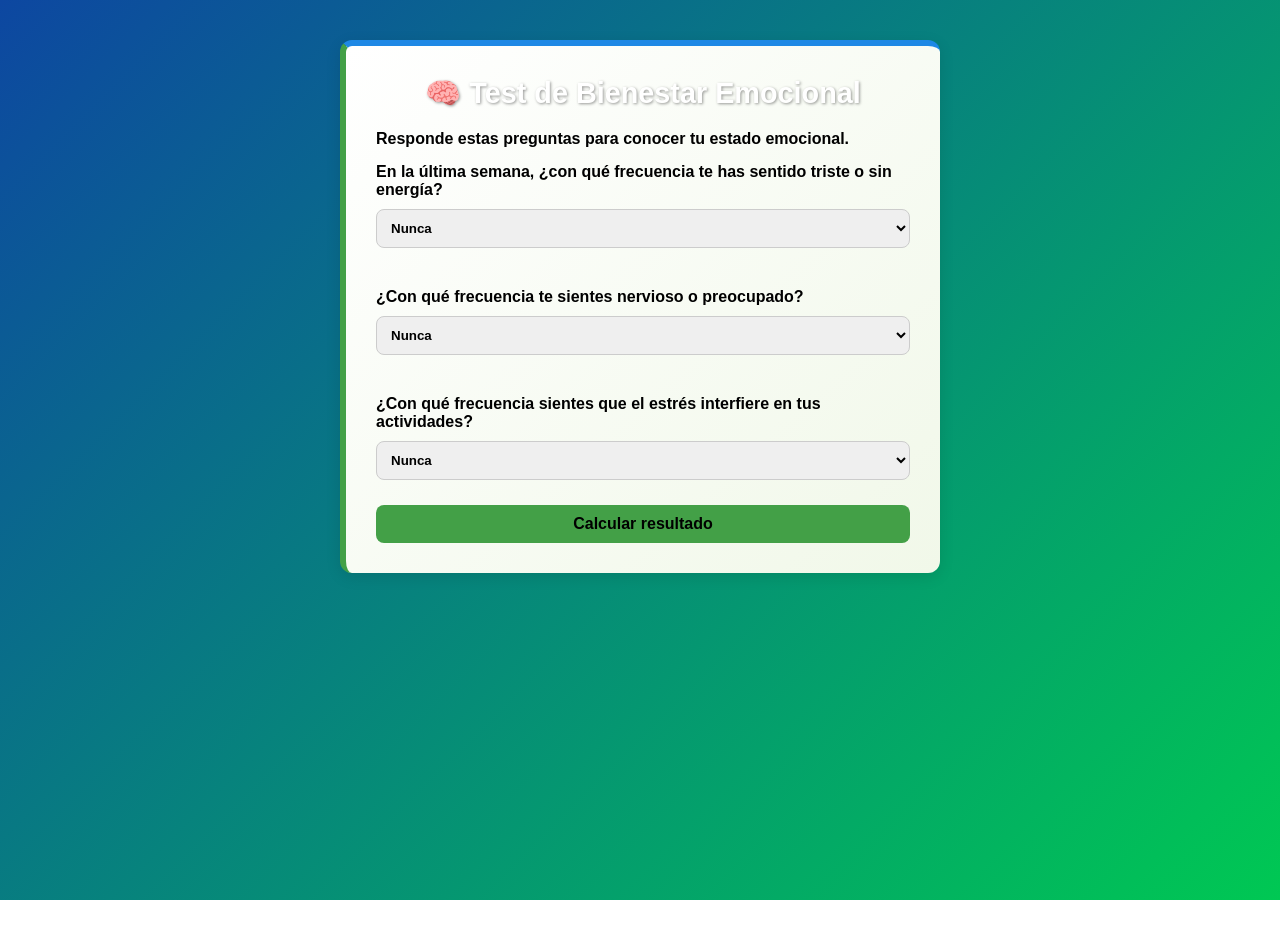
<file: index.html>
<!DOCTYPE html>
<html lang="es">

<head>
    <meta charset="UTF-8">
    <meta name="viewport" content="width=device-width, initial-scale=1.0">
    <title>Test Emocional - Bienestar Emocional</title>
    <link rel="stylesheet" href="css/estilos.css">
    <link rel="icon" type="image/png" href="imagenes/motivacion diaria.png">
</head>

<body>
    <!-- TEST EMOCIONAL -->
    <div id="pantalla-test">
        <section class="test-contenedor">
            <h2>🧠 Test de Bienestar Emocional</h2>
            <b>Responde estas preguntas para conocer tu estado emocional.</b>

            <form id="form-test">
                <label>En la última semana, ¿con qué frecuencia te has sentido triste o sin energía?</label>
                <select name="depresion" required>
                    <option value="0">Nunca</option>
                    <option value="1">Algunas veces</option>
                    <option value="2">Frecuentemente</option>
                    <option value="3">Casi siempre</option>
                </select>

                <label>¿Con qué frecuencia te sientes nervioso o preocupado?</label>
                <select name="ansiedad" required>
                    <option value="0">Nunca</option>
                    <option value="1">Algunas veces</option>
                    <option value="2">Frecuentemente</option>
                    <option value="3">Casi siempre</option>
                </select>

                <label>¿Con qué frecuencia sientes que el estrés interfiere en tus actividades?</label>
                <select name="estres" required>
                    <option value="0">Nunca</option>
                    <option value="1">Algunas veces</option>
                    <option value="2">Frecuentemente</option>
                    <option value="3">Casi siempre</option>
                </select>

                <button type="submit">Calcular resultado</button>
            </form>

            <div id="resultado-test" style="display:none; margin-top:20px;">
                <h3>📊 Tus Resultados</h3>
                <p id="res-depresion"></p>
                <p id="res-ansiedad"></p>
                <p id="res-estres"></p>
                <button id="btn-continuar">Continuar a la página</button>
            </div>
        </section>
    </div>

    <script>
        document.getElementById("form-test").addEventListener("submit", function (e) {
            e.preventDefault();

            const dep = parseInt(this.depresion.value);
            const ans = parseInt(this.ansiedad.value);
            const est = parseInt(this.estres.value);

            const depPct = Math.round((dep / 3) * 100);
            const ansPct = Math.round((ans / 3) * 100);
            const estPct = Math.round((est / 3) * 100);

            document.getElementById("resultado-test").style.display = "block";
            document.getElementById("res-depresion").innerText = "Depresión: " + depPct + "%";
            document.getElementById("res-ansiedad").innerText = "Ansiedad: " + ansPct + "%";
            document.getElementById("res-estres").innerText = "Estrés: " + estPct + "%";

            this.style.display = "none";
        });

        document.getElementById("btn-continuar").addEventListener("click", function () {
            window.location.href = "cascada.html";
        });
    </script>
</body>

</html>
</file>
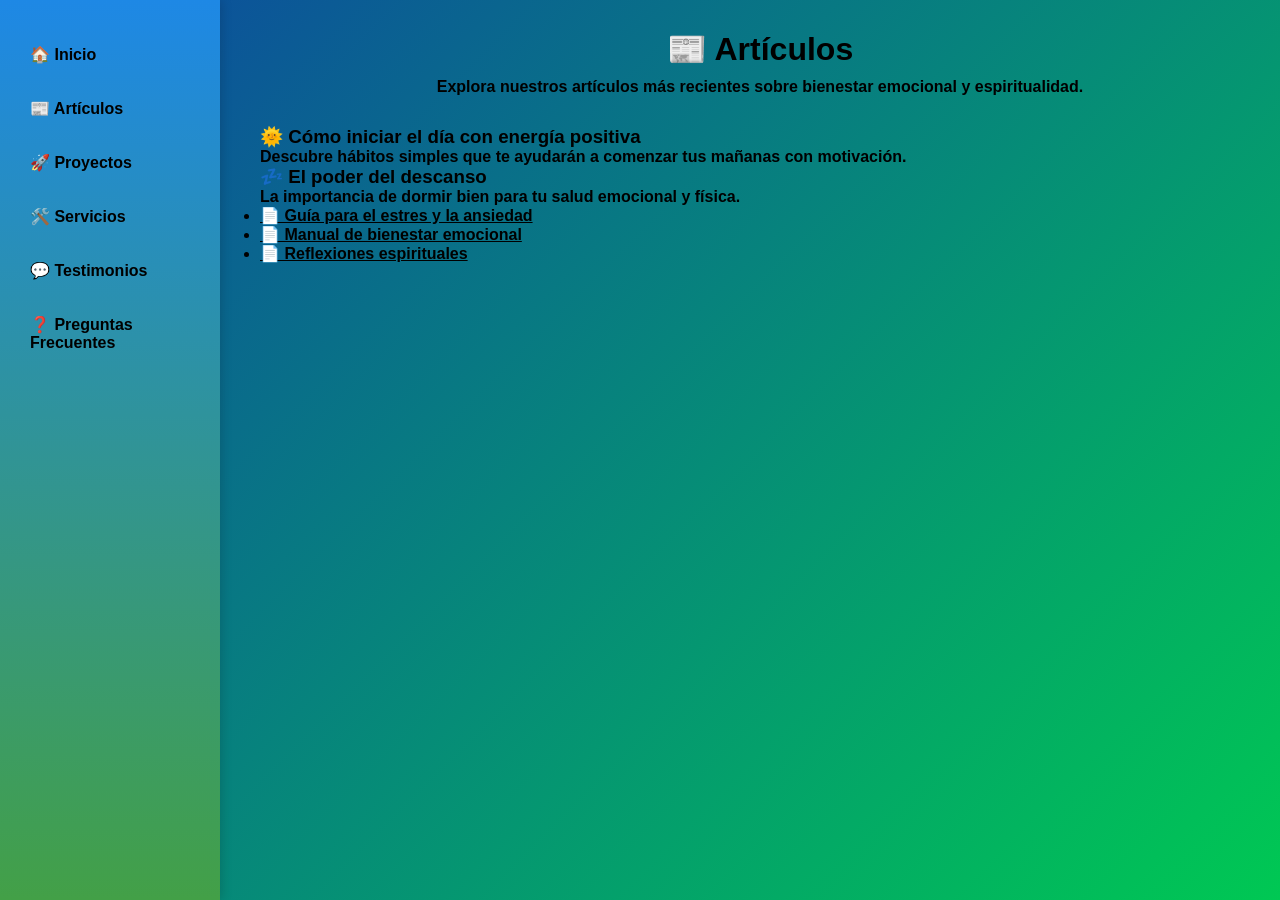
<file: articulos/index.html>
<!DOCTYPE html>
<html lang="es">

<head>
  <meta charset="UTF-8">
  <title>Artículos - Bienestar Emocional</title>
  <!-- ✅ Enlace correcto al CSS (sube un nivel) -->
  <link rel="stylesheet" href="../css/estilos.css">
</head>

<body>
  <div class="layout">
    <!-- Sidebar -->
    <aside class="sidebar">
      <nav>
        <ul>
          <li><a href="../cascada.html">🏠 Inicio</a></li>
          <li><a href="../articulos/index.html">📰 Artículos</a></li>
          <li><a href="../proyectos/index.html">🚀 Proyectos</a></li>
          <li><a href="../servicios/index.html">🛠️ Servicios</a></li>
          <li><a href="../testimonios/index.html">💬 Testimonios</a></li>
          <li><a href="../faq/index.html">❓ Preguntas Frecuentes</a></li>
        </ul>
      </nav>
    </aside>

    <!-- Contenido -->
    <main>
      <header>
        <h1>📰 Artículos</h1>
        <p>Explora nuestros artículos más recientes sobre bienestar emocional y espiritualidad.</p>
      </header>

      <article>
        <h3>🌞 Cómo iniciar el día con energía positiva</h3>
        <p>Descubre hábitos simples que te ayudarán a comenzar tus mañanas con motivación.</p>
      </article>

      <article>
        <h3>💤 El poder del descanso</h3>
        <p>La importancia de dormir bien para tu salud emocional y física.</p>
      </article>

      <ul>
        <li><a href="documentos/Estres y ansiedad.pdf" download>📄 Guía para el estres y la ansiedad </a></li>
        <li><a href="documentos/manual-bienestar.pdf" download>📄 Manual de bienestar emocional</a></li>
        <li><a href="documentos/reflexiones.pdf" download>📄 Reflexiones espirituales</a></li>
      </ul>
    </main>
  </div>
</body>

</html>
</file>
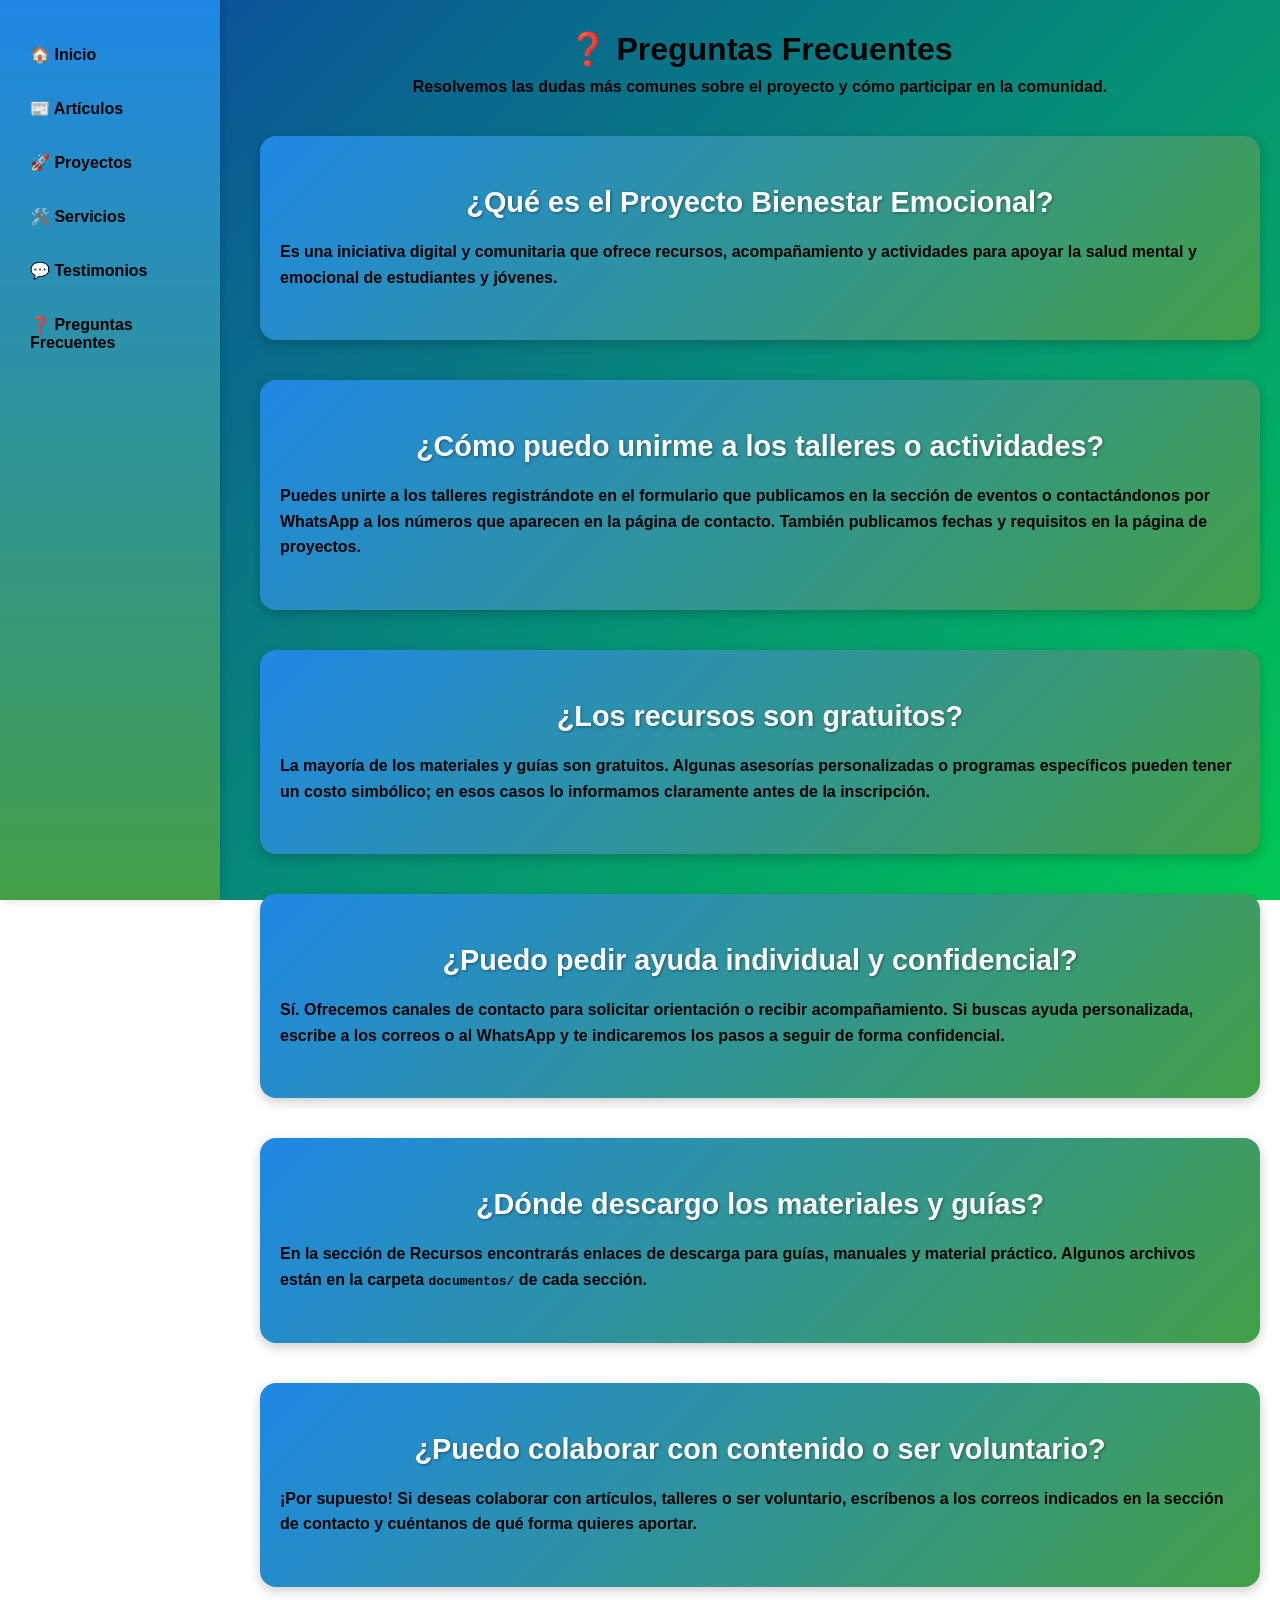
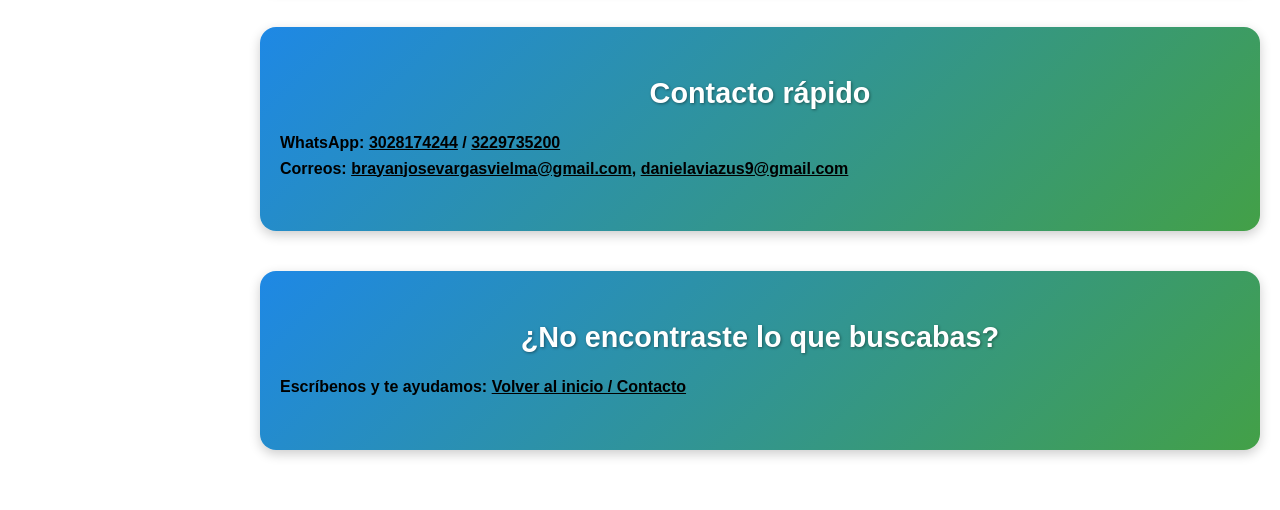
<file: faq/index.html>
<!DOCTYPE html>
<html lang="es">

<head>
    <meta charset="UTF-8">
    <title>Preguntas Frecuentes - Bienestar Emocional</title>
    <meta name="viewport" content="width=device-width,initial-scale=1">
    <link rel="stylesheet" href="../css/estilos.css">
</head>

<body>
    <div class="layout">
        <!-- SIDEBAR -->
        <aside class="sidebar">
            <nav>
                <ul>
                    <li><a href="../cascada.html">🏠 Inicio</a></li>
                    <li><a href="../articulos/index.html">📰 Artículos</a></li>
                    <li><a href="../proyectos/index.html">🚀 Proyectos</a></li>
                    <li><a href="../servicios/index.html">🛠️ Servicios</a></li>
                    <li><a href="../testimonios/index.html">💬 Testimonios</a></li>
                    <li><a href="../faq/index.html">❓ Preguntas Frecuentes</a></li>
                </ul>
            </nav>
        </aside>

        <!-- CONTENIDO -->
        <main>
            <header>
                <h1>❓ Preguntas Frecuentes</h1>
                <p>Resolvemos las dudas más comunes sobre el proyecto y cómo participar en la comunidad.</p>
            </header>

            <section>
                <h2 id="q1">¿Qué es el Proyecto Bienestar Emocional?</h2>
                <p>Es una iniciativa digital y comunitaria que ofrece recursos, acompañamiento y actividades para apoyar
                    la salud mental y emocional de estudiantes y jóvenes.</p>
            </section>

            <section>
                <h2 id="q2">¿Cómo puedo unirme a los talleres o actividades?</h2>
                <p>Puedes unirte a los talleres registrándote en el formulario que publicamos en la sección de eventos o
                    contactándonos por WhatsApp a los números que aparecen en la página de contacto. También publicamos
                    fechas y requisitos en la página de proyectos.</p>
            </section>

            <section>
                <h2 id="q3">¿Los recursos son gratuitos?</h2>
                <p>La mayoría de los materiales y guías son gratuitos. Algunas asesorías personalizadas o programas
                    específicos pueden tener un costo simbólico; en esos casos lo informamos claramente antes de la
                    inscripción.</p>
            </section>

            <section>
                <h2 id="q4">¿Puedo pedir ayuda individual y confidencial?</h2>
                <p>Sí. Ofrecemos canales de contacto para solicitar orientación o recibir acompañamiento. Si buscas
                    ayuda personalizada, escribe a los correos o al WhatsApp y te indicaremos los pasos a seguir de
                    forma confidencial.</p>
            </section>

            <section>
                <h2 id="q5">¿Dónde descargo los materiales y guías?</h2>
                <p>En la sección de Recursos encontrarás enlaces de descarga para guías, manuales y material práctico.
                    Algunos archivos están en la carpeta <code>documentos/</code> de cada sección.</p>
            </section>

            <section>
                <h2 id="q6">¿Puedo colaborar con contenido o ser voluntario?</h2>
                <p>¡Por supuesto! Si deseas colaborar con artículos, talleres o ser voluntario, escríbenos a los correos
                    indicados en la sección de contacto y cuéntanos de qué forma quieres aportar.</p>
            </section>

            <section>
                <h2 id="q7">Contacto rápido</h2>
                <p>WhatsApp: <a href="https://wa.me/573028174244" target="_blank" rel="noopener">3028174244</a> / <a
                        href="https://wa.me/573229735200" target="_blank" rel="noopener">3229735200</a><br>
                    Correos: <a href="mailto:brayanjosevargasvielma@gmail.com">brayanjosevargasvielma@gmail.com</a>, <a
                        href="mailto:danielaviazus9@gmail.com">danielaviazus9@gmail.com</a>
                </p>
            </section>

            <section>
                <h2 id="more">¿No encontraste lo que buscabas?</h2>
                <p>Escríbenos y te ayudamos: <a href="../index.html">Volver al inicio / Contacto</a></p>
            </section>
        </main>
    </div>
</body>

</html>
</file>
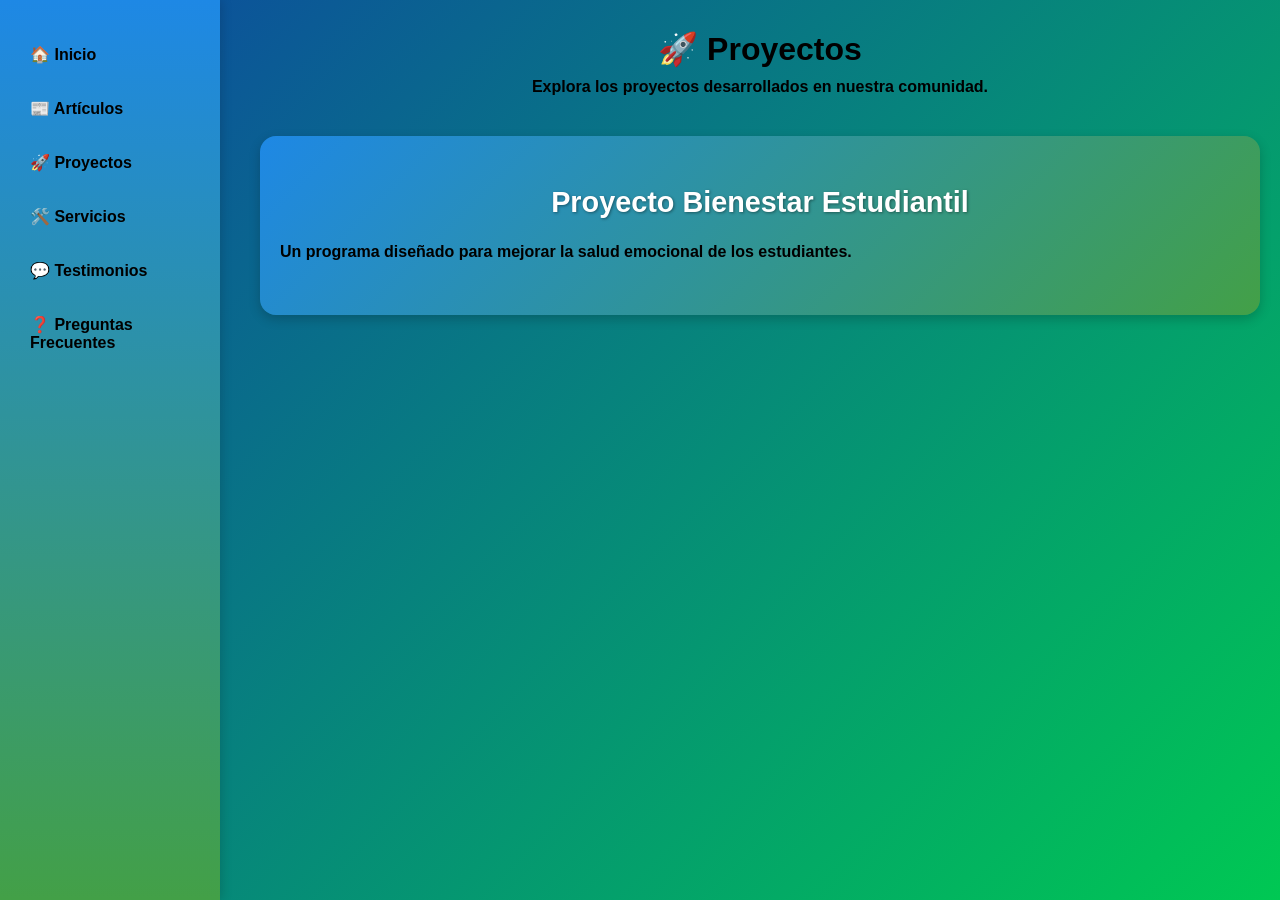
<file: proyectos/index.html>
<!DOCTYPE html>
<html lang="es">

<head>
    <meta charset="UTF-8">
    <title>Proyectos - Bienestar Emocional</title>
    <link rel="stylesheet" href="../css/estilos.css">
</head>

<body>
    <div class="layout">
        <aside class="sidebar">
            <nav>
                <ul>
                    <li><a href="../cascada.html">🏠 Inicio</a></li>
                    <li><a href="../articulos/index.html">📰 Artículos</a></li>
                    <li><a href="../proyectos/index.html">🚀 Proyectos</a></li>
                    <li><a href="../servicios/index.html">🛠️ Servicios</a></li>
                    <li><a href="../testimonios/index.html">💬 Testimonios</a></li>
                    <li><a href="../faq/index.html">❓ Preguntas Frecuentes</a></li>
                </ul>
            </nav>
        </aside>

        <main>
            <header>
                <h1>🚀 Proyectos</h1>
                <p>Explora los proyectos desarrollados en nuestra comunidad.</p>
            </header>

            <section>
                <h2>Proyecto Bienestar Estudiantil</h2>
                <p>Un programa diseñado para mejorar la salud emocional de los estudiantes.</p>
            </section>
        </main>
    </div>
</body>

</html>
</file>
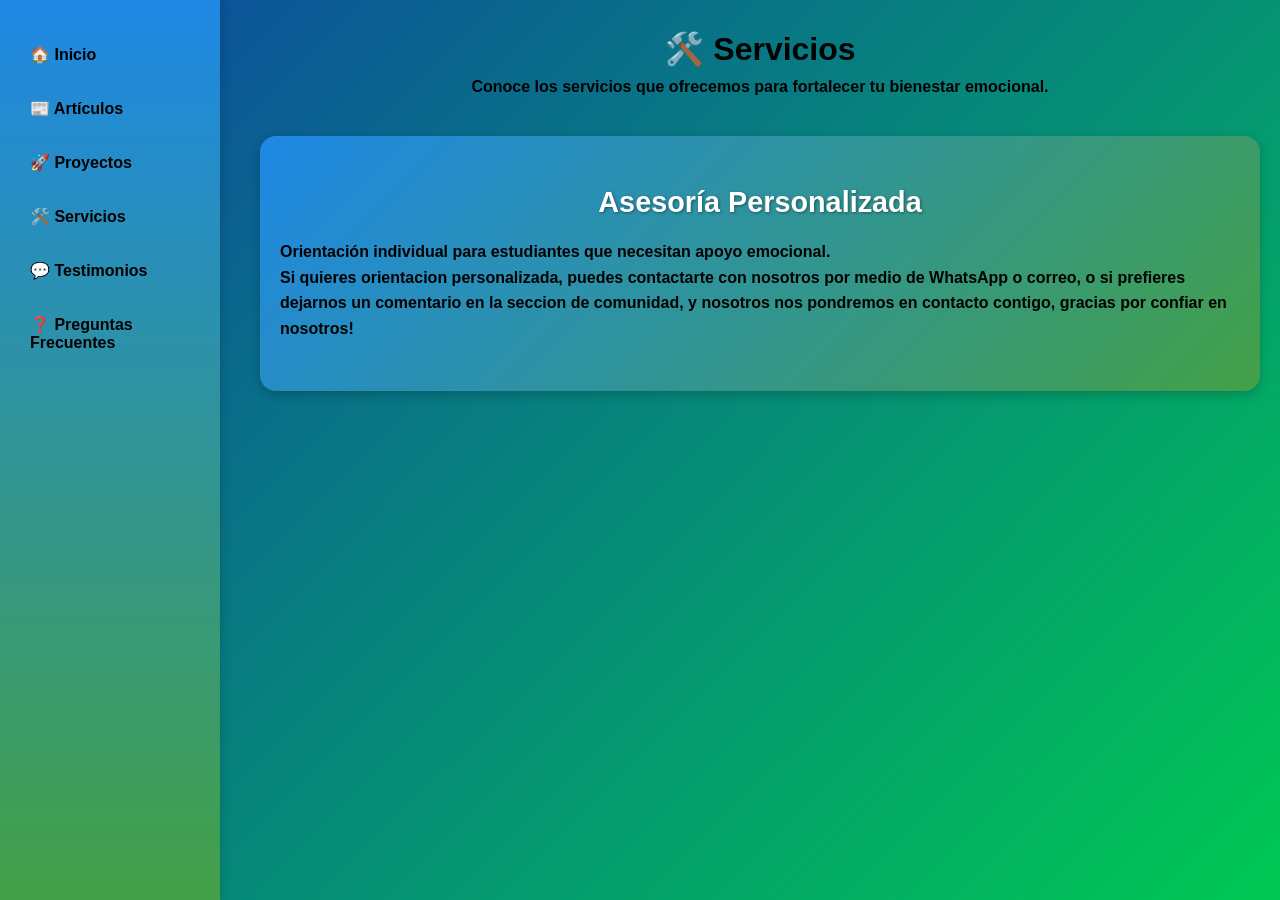
<file: servicios/index.html>
<!DOCTYPE html>
<html lang="es">

<head>
    <meta charset="UTF-8">
    <title>Servicios - Bienestar Emocional</title>
    <link rel="stylesheet" href="../css/estilos.css">
</head>

<body>
    <div class="layout">
        <aside class="sidebar">
            <nav>
                <ul>
                    <li><a href="../cascada.html">🏠 Inicio</a></li>
                    <li><a href="../articulos/index.html">📰 Artículos</a></li>
                    <li><a href="../proyectos/index.html">🚀 Proyectos</a></li>
                    <li><a href="../servicios/index.html">🛠️ Servicios</a></li>
                    <li><a href="../testimonios/index.html">💬 Testimonios</a></li>
                    <li><a href="../faq/index.html">❓ Preguntas Frecuentes</a></li>
                </ul>
            </nav>
        </aside>

        <main>
            <header>
                <h1>🛠️ Servicios</h1>
                <p>Conoce los servicios que ofrecemos para fortalecer tu bienestar emocional.</p>
            </header>

            <section>
                <h2>Asesoría Personalizada</h2>
                <p>Orientación individual para estudiantes que necesitan apoyo emocional.</p>
                <p>Si quieres orientacion personalizada, puedes contactarte con nosotros por medio de WhatsApp o correo, o si prefieres dejarnos un comentario en la seccion de comunidad, y nosotros nos pondremos en contacto contigo, gracias por confiar en nosotros!</p>
            </section>
        </main>
    </div>
</body>

</html>
</file>
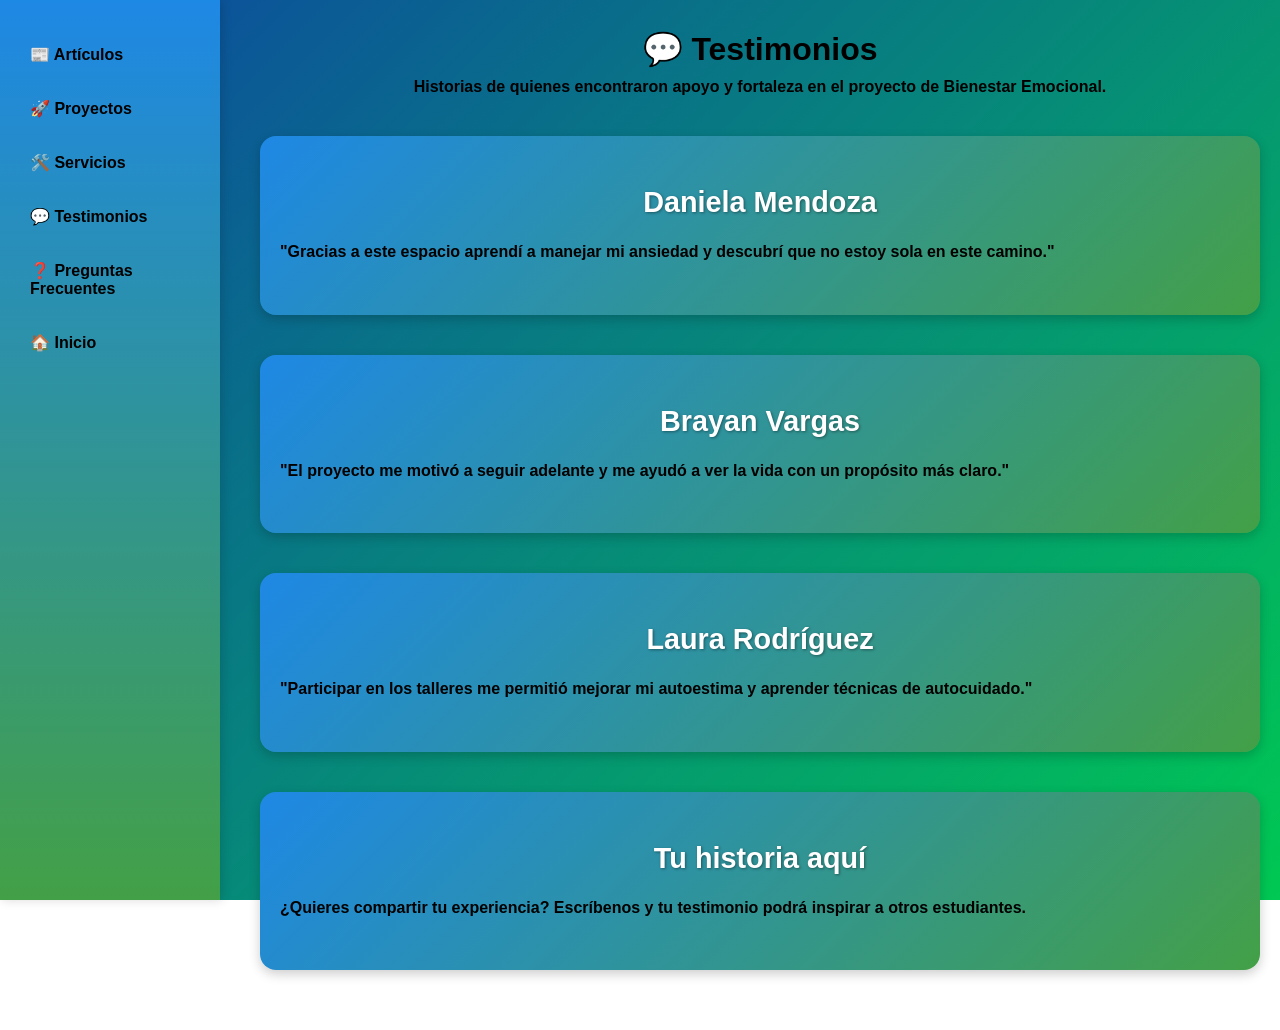
<file: testimonios/index.html>
<!DOCTYPE html>
<html lang="es">

<head>
    <meta charset="UTF-8">
    <title>Testimonios - Bienestar Emocional</title>
    <link rel="stylesheet" href="../css/estilos.css">
</head>

<body>
    <div class="layout">
        <!-- Sidebar -->
        <aside class="sidebar">
            <nav>
                <ul>
                    <li><a href="../articulos/index.html">📰 Artículos</a></li>
                    <li><a href="../proyectos/index.html">🚀 Proyectos</a></li>
                    <li><a href="../servicios/index.html">🛠️ Servicios</a></li>
                    <li><a href="../testimonios/index.html">💬 Testimonios</a></li>
                    <li><a href="../faq/index.html">❓ Preguntas Frecuentes</a></li>
                    <li><a href="../cascada.html">🏠 Inicio</a></li>
                </ul>
            </nav>
        </aside>

        <!-- Contenido -->
        <main>
            <header>
                <h1>💬 Testimonios</h1>
                <p>Historias de quienes encontraron apoyo y fortaleza en el proyecto de Bienestar Emocional.</p>
            </header>

            <section>
                <h2>Daniela Mendoza</h2>
                <p>"Gracias a este espacio aprendí a manejar mi ansiedad y descubrí que no estoy sola en este camino."
                </p>
            </section>

            <section>
                <h2>Brayan Vargas</h2>
                <p>"El proyecto me motivó a seguir adelante y me ayudó a ver la vida con un propósito más claro."</p>
            </section>

            <section>
                <h2>Laura Rodríguez</h2>
                <p>"Participar en los talleres me permitió mejorar mi autoestima y aprender técnicas de autocuidado."
                </p>
            </section>

            <section>
                <h2>Tu historia aquí</h2>
                <p>¿Quieres compartir tu experiencia? Escríbenos y tu testimonio podrá inspirar a otros estudiantes.</p>
            </section>
        </main>
    </div>
</body>

</html>
</file>
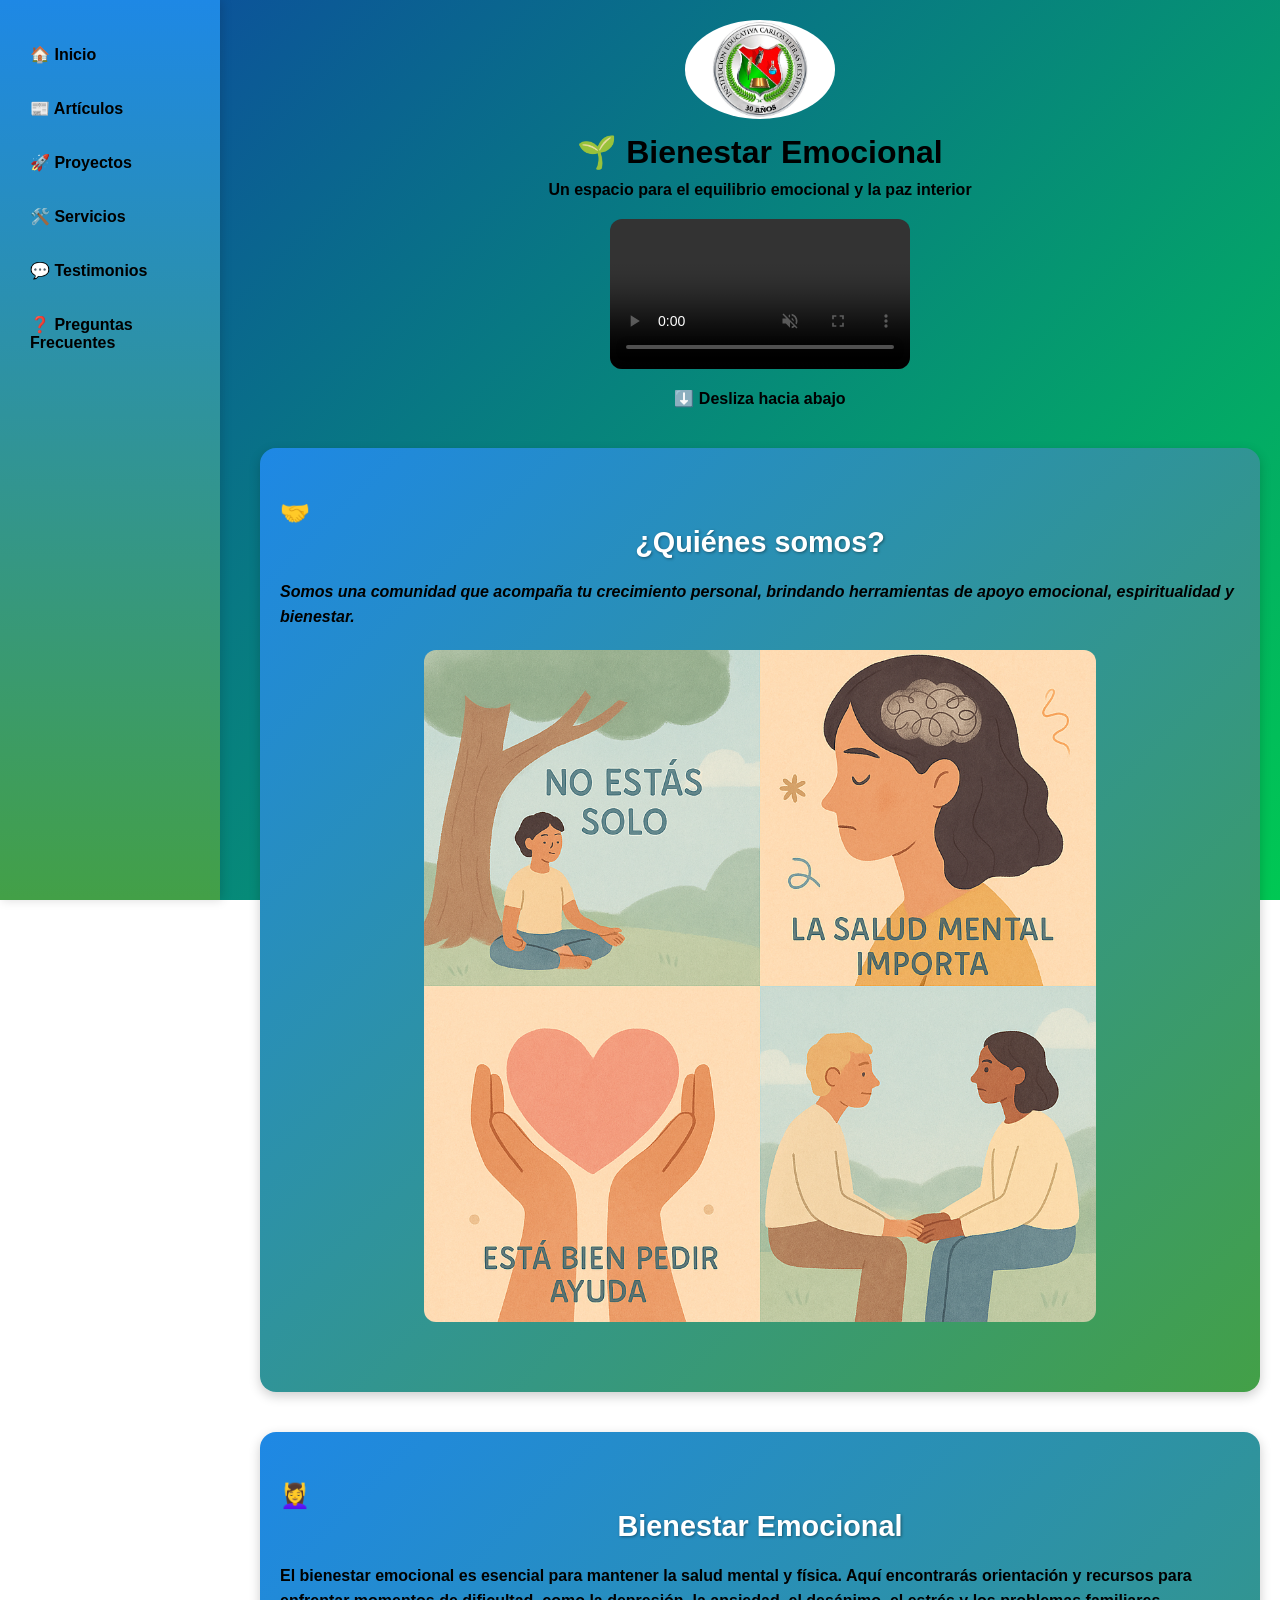
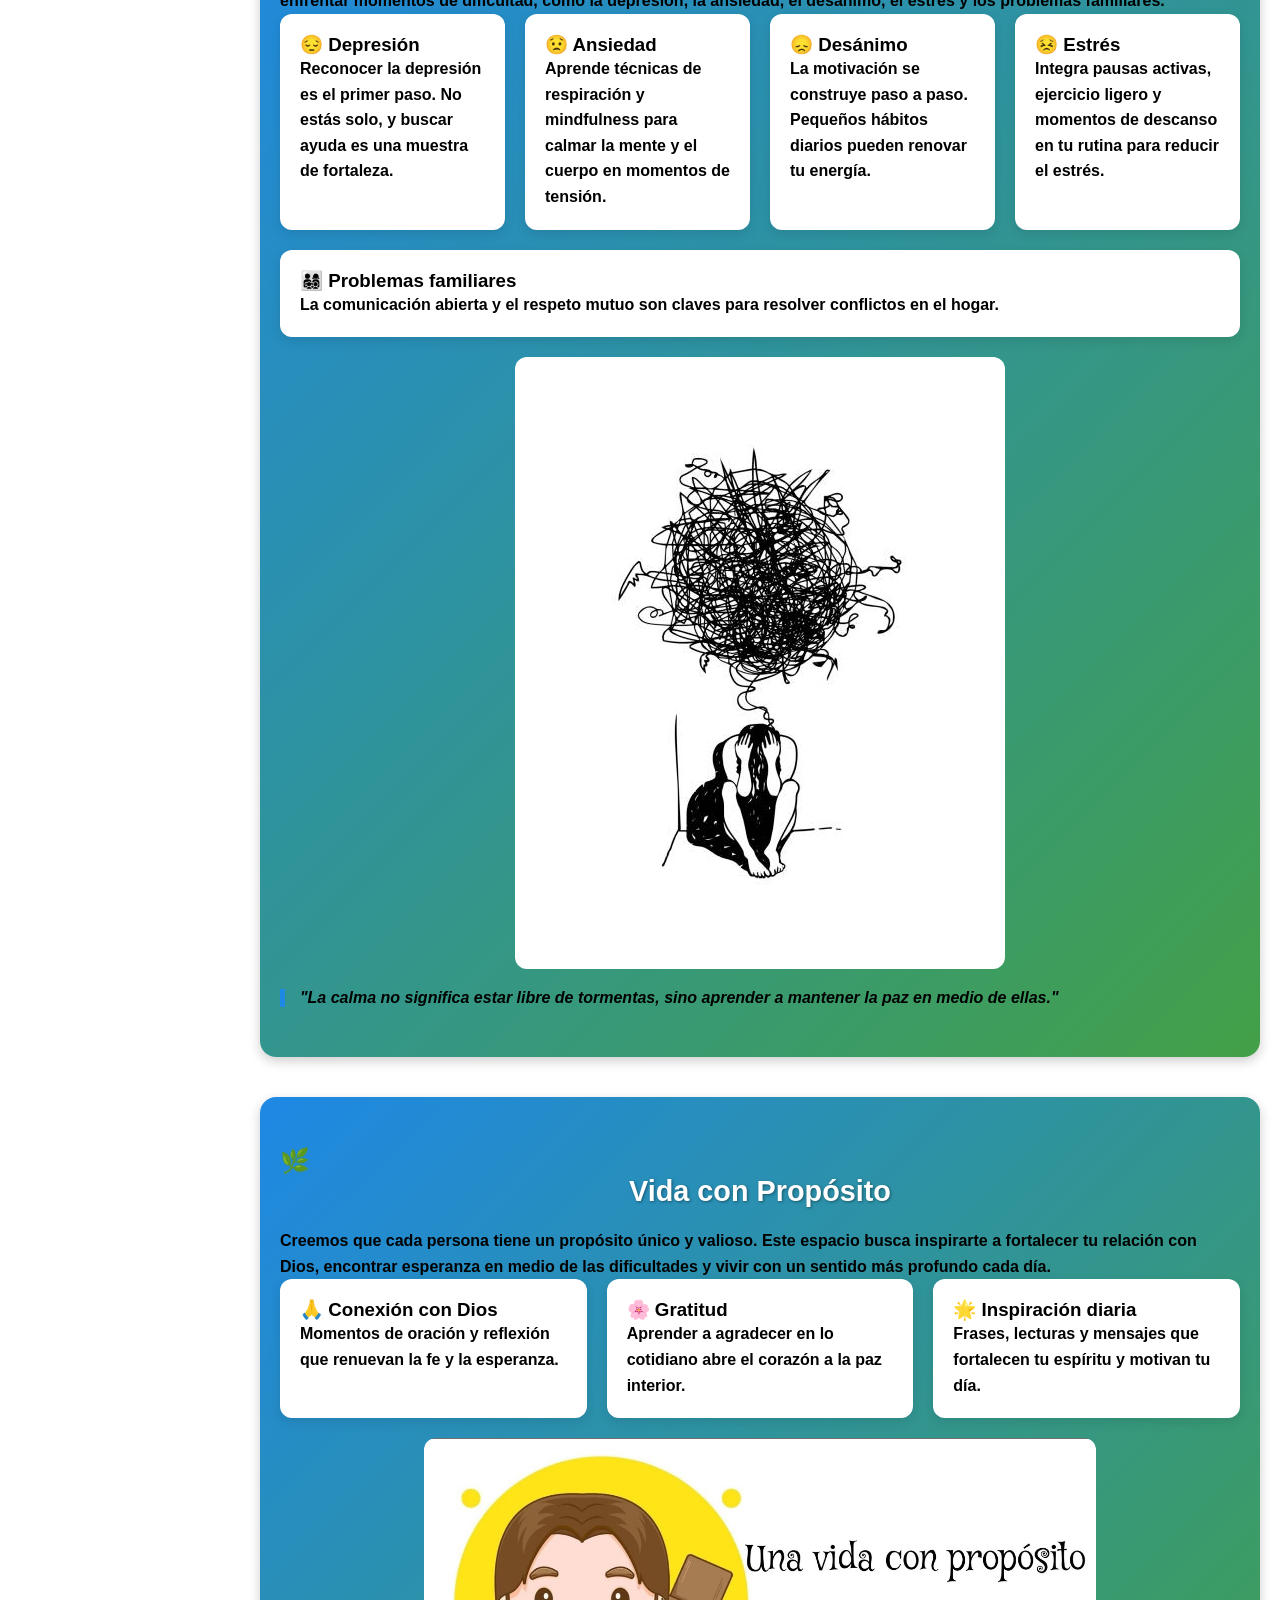
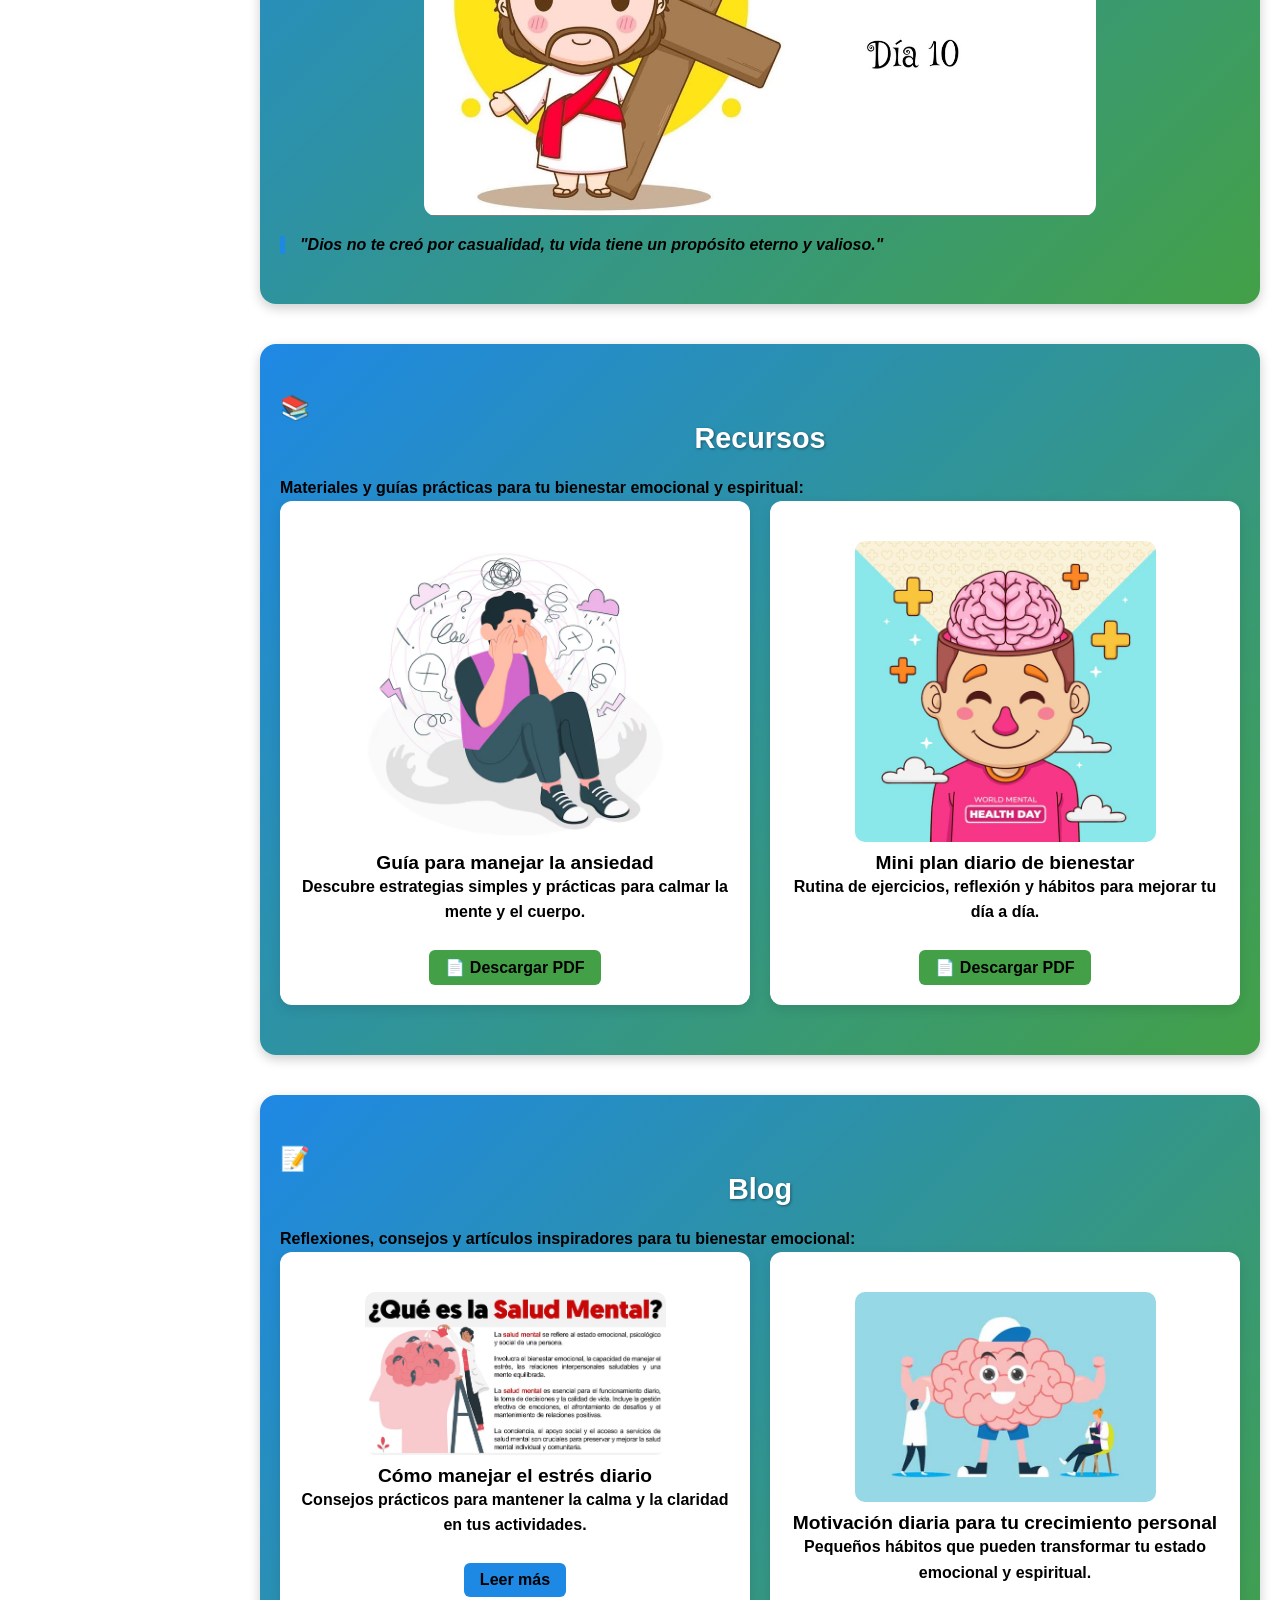
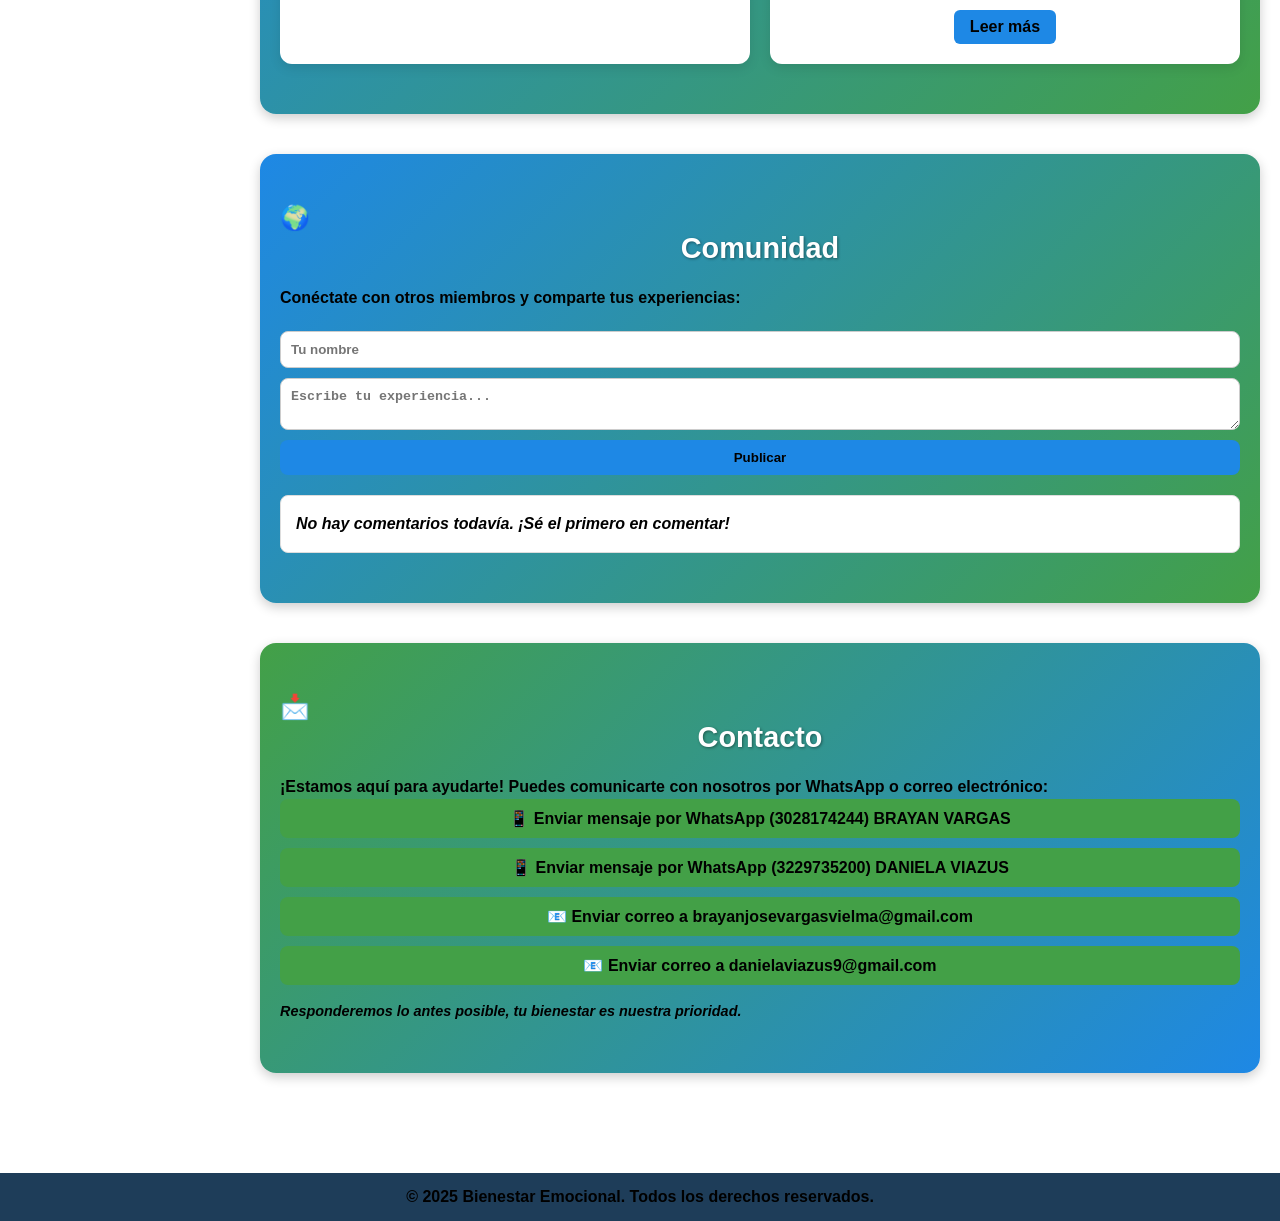
<file: cascada.html>
<!DOCTYPE html>
<html lang="es">

<head>
    <meta charset="UTF-8">
    <meta name="viewport" content="width=device-width, initial-scale=1.0">
    <title>Bienestar Emocionalll</title>
    <link rel="stylesheet"
     href="css/estilos.css">
    <style>
        /* Mini-páginas ocultas por defecto */
        .mini-pagina {
            display: none;
        }
    </style>
    <link rel="icon" type="image/png" href="imagenes/motivacion diaria.png">
</head>

<body>
    <!-- Contenido principal en cascada -->
    <div class="layout" id="contenido-pagina">
        <!-- Barra lateral -->
        <aside class="sidebar">
            <nav>
                <ul>
                    <li><a href="../cascada.html">🏠 Inicio</a></li>
                    <li><a href="./articulos/index.html">📰 Artículos</a></li>
                    <li><a href="./proyectos/index.html">🚀 Proyectos</a></li>
                    <li><a href="./servicios/index.html">🛠️ Servicios</a></li>
                    <li><a href="./testimonios/index.html">💬 Testimonios</a></li>
                    <li><a href="./faq/index.html">❓ Preguntas Frecuentes</a></li>
                </ul>
            </nav>
        </aside>

        <!-- Contenido principal -->
        <main>
            <header class="fade-in">
                <img src="imagenes/escudo.jpeg" alt="escudo">
                <h1>🌱 Bienestar Emocional</h1>
                <b>Un espacio para el equilibrio emocional y la paz interior</b>
                <video controls autoplay muted loop>
                    <source src="videos/Tumente.mp4" type="video/mp4">
                    Tu navegador no soporta la reproducción de video.
                </video>
                <!-- Indicador de desplazamiento -->
                <div class="scroll-down">
                ⬇️
                <span>Desliza hacia abajo</span>
             </div>

            </header>

            <!-- Sección ¿Quiénes somos? -->
            <section id="quienes-somos" class="animate-section delay-s1">
                <span class="icono">🤝</span>
                <h2>¿Quiénes somos?</h2>
                <p><i><b>Somos una comunidad que acompaña tu crecimiento personal, brindando herramientas de apoyo
                            emocional, espiritualidad y bienestar.</b></i></p>
                <img src="imagenes/Apoyo.png" alt="Nuestra comunidad">
            </section>

            <!-- Sección Bienestar -->
            <section id="bienestar" class="animate-section delay-s2">
                <span class="icono">💆‍♀️</span>
                <h2>Bienestar Emocional</h2>
                <p>
                    El bienestar emocional es esencial para mantener la salud mental y física.
                    Aquí encontrarás orientación y recursos para enfrentar momentos de dificultad,
                    como la depresión, la ansiedad, el desánimo, el estrés y los problemas familiares.
                </p>
                <div class="tarjetas-bienestar">
                    <article class="card tarjeta-depresion animate-in-up delay-1">
                        <h3>😔 Depresión</h3>
                        <p>Reconocer la depresión es el primer paso. No estás solo, y buscar ayuda es una muestra de
                            fortaleza.</p>
                    </article>
                    <article class="card tarjeta-ansiedad animate-in-up delay-2">
                        <h3>😟 Ansiedad</h3>
                        <p>Aprende técnicas de respiración y mindfulness para calmar la mente y el cuerpo en momentos de
                            tensión.</p>
                    </article>
                    <article class="card tarjeta-desanimo animate-in-up delay-3">
                        <h3>😞 Desánimo</h3>
                        <p>La motivación se construye paso a paso. Pequeños hábitos diarios pueden renovar tu energía.
                        </p>
                    </article>
                    <article class="card tarjeta-estres animate-in-up delay-4">
                        <h3>😣 Estrés</h3>
                        <p>Integra pausas activas, ejercicio ligero y momentos de descanso en tu rutina para reducir el
                            estrés.</p>
                    </article>
                    <article class="card tarjeta-familia animate-in-up delay-5">
                        <h3>👨‍👩‍👧‍👦 Problemas familiares</h3>
                        <p>La comunicación abierta y el respeto mutuo son claves para resolver conflictos en el hogar.
                        </p>
                    </article>
                </div>

                <img src="imagenes/ANSIEDAD.jpg" alt="Bienestar emocional">
                <blockquote class="fade-in">
                    <b>"La calma no significa estar libre de tormentas, sino aprender a mantener la paz en medio de
                        ellas."</b>
                </blockquote>
            </section>

            <!-- Sección Vida-Propósito -->
            <section id="vida-proposito" class="animate-section delay-s3">
                <span class="icono">🌿</span>
                <h2>Vida con Propósito</h2>
                <p>
                    Creemos que cada persona tiene un propósito único y valioso. Este espacio busca inspirarte a
                    fortalecer tu relación con Dios,
                    encontrar esperanza en medio de las dificultades y vivir con un sentido más profundo cada día.
                </p>

                <div class="tarjetas-proposito">
                    <article class="tarjeta-1 animate-in-left">
                        <h3>🙏 Conexión con Dios</h3>
                        <p>Momentos de oración y reflexión que renuevan la fe y la esperanza.</p>
                    </article>
                    <article class="tarjeta-2 animate-in-left">
                        <h3>🌸 Gratitud</h3>
                        <p>Aprender a agradecer en lo cotidiano abre el corazón a la paz interior.</p>
                    </article>
                    <article class="tarjeta-3 animate-in-left">
                        <h3>🌟 Inspiración diaria</h3>
                        <p>Frases, lecturas y mensajes que fortalecen tu espíritu y motivan tu día.</p>
                    </article>
                </div>

                <img src="imagenes/vida-proposito.jpg" alt="Vida con Propósito">
                <blockquote class="fade-in">
                    "Dios no te creó por casualidad, tu vida tiene un propósito eterno y valioso."
                </blockquote>
            </section>

            <!-- Sección Recursos -->
            <section id="recursos" class="animate-section delay-s4">
                <span class="icono">📚</span>
                <h2>Recursos</h2>
                <p>Materiales y guías prácticas para tu bienestar emocional y espiritual:</p>

                <div class="tarjetas-recursos">
                    <article class="tarjeta-recurso animate-in-up">
                        <img src="imagenes/ansiedad..jpg" alt="Guía de Ansiedad">
                        <h3>Guía para manejar la ansiedad</h3>
                        <p>Descubre estrategias simples y prácticas para calmar la mente y el cuerpo.</p>
                        <a href="documentos/La Ansiedad.docx" target="_blank" class="btn-descarga">📄 Descargar PDF</a>
                    </article>

                    <article class="tarjeta-recurso animate-in-up">
                        <img src="imagenes/diario.webp" alt="Plan de Bienestar">
                        <h3>Mini plan diario de bienestar</h3>
                        <p>Rutina de ejercicios, reflexión y hábitos para mejorar tu día a día.</p>
                        <a href="documentos/Mini Plan Diario de Bienestar Emocional.docx" target="_blank"
                            class="btn-descarga">📄 Descargar PDF</a>
                    </article>
                </div>
            </section>

            <!-- Sección Blog -->
            <section id="blog" class="animate-section delay-s5">
                <span class="icono">📝</span>
                <h2>Blog</h2>
                <p>Reflexiones, consejos y artículos inspiradores para tu bienestar emocional:</p>

                <div class="tarjetas-blog">
                    <article class="tarjeta-blog animate-in-up">
                        <img src="imagenes/Salud-Mental.jpg" alt="Artículo Salud Mental">
                        <h3>Cómo manejar el estrés diario</h3>
                        <p>Consejos prácticos para mantener la calma y la claridad en tus actividades.</p>
                        <a href="https://www.talkspace.com/blog/academic-stress/" class="btn-leer">Leer más</a>
                    </article>

                    <article class="tarjeta-blog animate-in-up">
                        <img src="imagenes/mental.jpg" alt="Artículo Motivación">
                        <h3>Motivación diaria para tu crecimiento personal</h3>
                        <p>Pequeños hábitos que pueden transformar tu estado emocional y espiritual.</p>
                        <a href="https://www.tarifakitesurfcamp.com/desarrollo-personal-en-adolescentes/"
                            class="btn-leer">Leer más</a>
                    </article>
                </div>
            </section>

            <!-- Sección Comunidad -->
            <section id="comunidad" class="animate-section delay-s4">
                <span class="icono">🌍</span>
                <h2>Comunidad</h2>
                <p>Conéctate con otros miembros y comparte tus experiencias:</p>

                <div id="muro-comunidad">
                    <form id="form-comentario">
                        <input type="text" id="nombre" placeholder="Tu nombre" required>
                        <textarea id="mensaje" placeholder="Escribe tu experiencia..." required></textarea>
                        <button type="submit">Publicar</button>
                    </form>

                    <div id="comentarios"></div>
                    <button id="btn-admin" style="display:none;">Modo Admin</button>
                </div>
            </section>

            <!-- Sección Contacto -->
            <section id="contacto" class="animate-in-up">
                <span class="icono">📩</span>
                <h2>Contacto</h2>
                <p>¡Estamos aquí para ayudarte! Puedes comunicarte con nosotros por WhatsApp o correo electrónico:</p>

                <div class="contacto-directo">
                    <a href="https://wa.me/573028174244"  target="_blank" class="btn-whatsapp">
                        📱 Enviar mensaje por WhatsApp (3028174244) BRAYAN VARGAS 
                    </a>
                    <a href="https://wa.me/573229735200" target="_blank" class="btn-whatsapp">
                        📱 Enviar mensaje por WhatsApp (3229735200) DANIELA VIAZUS 
                    </a>

                    <a href="mailto:brayanjosevargasvielma@gmail.com" class="btn-correo">
                        📧 Enviar correo a brayanjosevargasvielma@gmail.com
                    </a>
                    <a href="mailto:danielaviazus9@gmail.com" class="btn-correo">
                        📧 Enviar correo a danielaviazus9@gmail.com
                    </a>
                </div>

                <p class="nota-contacto">Responderemos lo antes posible, tu bienestar es nuestra prioridad.</p>
            </section>
        </main>
    </div>

    <footer>
        <p>&copy; 2025 Bienestar Emocional. Todos los derechos reservados.</p>
    </footer>

    <!-- Script externo que maneja comentarios -->
    <script src="js/main.js"></script>
</body>

</html>
</file>
<file: css/estilos.css>
/* ====== RESETEO GENERAL ====== */
* {
    margin: 0;
    padding: 0;
    box-sizing: border-box;
}

body {
    margin: 0;
    font-family: Arial, sans-serif;
    background: #f9f9f9;
    color: #333;
}

.layout {
    display: flex;
}

/* ====== SIDEBAR ====== */
.sidebar {
    background: linear-gradient(to bottom, #1e88e5, #43a047);
    color: white;
    min-height: 100vh;
    padding: 20px;
    box-shadow: 2px 0 10px rgba(0, 0, 0, 0.15);
    width: 220px;
    position: fixed;
    top: 0;
    left: 0;
    bottom: 0;
    z-index: 100;
}

.sidebar nav ul {
    list-style: none;
    padding: 0;
    margin: 0;
}

.sidebar nav ul li {
    margin: 15px 0;
}

.sidebar a {
    text-decoration: none;
    color: white;
    font-weight: bold;
    display: block;
    padding: 10px;
    border-radius: 8px;
    transition: background 0.3s;
}

.sidebar a:hover {
    background: rgba(255, 255, 255, 0.2);
}

/* ====== CONTENIDO PRINCIPAL ====== */
main {
    margin-left: 240px;
    /* deja espacio para el sidebar */
    padding: 20px;
    flex: 1;
}

/* ====== HEADER ====== */
header {
    text-align: center;
    margin-bottom: 30px;
}

header img {
    max-width: 150px;
    border-radius: 50%;
}

header h1 {
    font-size: 2em;
    margin: 10px 0;
}

header video {
    max-width: 100%;
    border-radius: 12px;
    margin-top: 15px;
}

/* ====== SECCIONES ====== */
section {
    margin-bottom: 50px;
}

section h2 {
    font-size: 1.8em;
    margin-bottom: 10px;
}

.icono {
    font-size: 1.5em;
    margin-right: 10px;
}

/* ====== TARJETAS ====== */
.tarjetas-bienestar,
.tarjetas-proposito,
.tarjetas-recursos,
.tarjetas-blog {
    display: flex;
    gap: 20px;
    flex-wrap: wrap;
}

.card,
.tarjeta-1,
.tarjeta-2,
.tarjeta-3,
.tarjeta-recurso,
.tarjeta-blog {
    background: white;
    border-radius: 12px;
    padding: 20px;
    box-shadow: 0px 4px 12px rgba(0, 0, 0, 0.1);
    flex: 1;
    min-width: 200px;
    transition: transform 0.3s;
}

.card:hover,
.tarjeta-1:hover,
.tarjeta-2:hover,
.tarjeta-3:hover,
.tarjeta-recurso:hover,
.tarjeta-blog:hover {
    transform: translateY(-5px);
}

/* ====== FORMULARIOS ====== */
form {
    display: flex;
    flex-direction: column;
    gap: 10px;
}

form input,
form textarea,
form select {
    padding: 10px;
    border-radius: 8px;
    border: 1px solid #ccc;
    width: 100%;
}

form button {
    padding: 10px;
    border: none;
    border-radius: 8px;
    background: #1e88e5;
    color: white;
    font-weight: bold;
    cursor: pointer;
    transition: background 0.3s;
}

form button:hover {
    background: #1565c0;
}

/* ====== CONTACTO ====== */
.contacto-directo {
    display: flex;
    flex-direction: column;
    gap: 10px;
}

.btn-whatsapp,
.btn-correo,
.btn-descarga,
.btn-leer {
    text-decoration: none;
    padding: 10px;
    background: #43a047;
    color: white;
    border-radius: 8px;
    text-align: center;
    font-weight: bold;
    transition: background 0.3s;
}

.btn-whatsapp:hover,
.btn-correo:hover,
.btn-descarga:hover,
.btn-leer:hover {
    background: #2e7d32;
}

/* ====== FOOTER ====== */
footer {
    text-align: center;
    padding: 15px;
    background: #1e3d59;
    color: white;
    margin-top: 40px;
}

/* ====== ANIMACIONES ====== */
.fade-in {
    opacity: 0;
    transform: translateY(20px);
    animation: fadeIn 1s forwards;
}

@keyframes fadeIn {
    to {
        opacity: 1;
        transform: translateY(0);
    }
}

.animate-in-up {
    opacity: 0;
    transform: translateY(40px);
    animation: fadeUp 1s forwards;
}

@keyframes fadeUp {
    to {
        opacity: 1;
        transform: translateY(0);
    }
}

.animate-in-left {
    opacity: 0;
    transform: translateX(-40px);
    animation: fadeLeft 1s forwards;
}

@keyframes fadeLeft {
    to {
        opacity: 1;
        transform: translateX(0);
    }
}

/* ====== DELAYS ====== */
.delay-s1 {
    animation-delay: 0.3s;
}

.delay-s2 {
    animation-delay: 0.6s;
}

.delay-s3 {
    animation-delay: 0.9s;
}

.delay-s4 {
    animation-delay: 1.2s;
}

.delay-s5 {
    animation-delay: 1.5s;
}

/* ====== MURO COMUNIDAD ====== */
#muro-comunidad {
    margin-top: 20px;
}

#form-comentario {
    margin-bottom: 20px;
}

#comentarios {
    border: 1px solid #ddd;
    padding: 15px;
    border-radius: 8px;
    background: #fff;
}

.comentario {
    border-bottom: 1px solid #eee;
    padding: 10px 0;
}

.comentario:last-child {
    border-bottom: none;
}

#btn-admin {
    margin-top: 10px;
    background: #e53935;
    padding: 8px 12px;
    border: none;
    color: white;
    border-radius: 6px;
    cursor: pointer;
}

#btn-admin:hover {
    background: #b71c1c;
}

/* ====== TEST EMOCIONAL ====== */
.test-contenedor {
    max-width: 600px;
    margin: 40px auto;
    background: #fff;
    padding: 30px;
    border-radius: 12px;
    box-shadow: 0 4px 15px rgba(0, 0, 0, 0.1);
}

.test-contenedor h2 {
    text-align: center;
    margin-bottom: 20px;
}

.test-contenedor form label {
    margin-top: 15px;
    font-weight: bold;
}

.test-contenedor select {
    margin-bottom: 15px;
}

#resultado-test {
    background: #f1f8e9;
    padding: 20px;
    border-radius: 10px;
    text-align: center;
}

#resultado-test h3 {
    margin-bottom: 15px;
}

/* ====== MINI-PÁGINAS ====== */
.mini-pagina {
    display: none;
    margin-left: 240px;
    /* espacio para sidebar */
    padding: 20px;
}

/* ====== BOTONES ====== */
button,
.btn {
    padding: 10px 15px;
    border-radius: 6px;
    border: none;
    cursor: pointer;
    font-weight: bold;
}

.btn-primary {
    background: #1e88e5;
    color: #fff;
}

.btn-primary:hover {
    background: #1565c0;
}

.btn-danger {
    background: #e53935;
    color: #fff;
}

.btn-danger:hover {
    background: #b71c1c;
}

/* ====== BLOCKQUOTE ====== */
blockquote {
    font-style: italic;
    border-left: 5px solid #1e88e5;
    padding-left: 15px;
    margin-top: 20px;
    color: #555;
}

/* ====== IMÁGENES ====== */
section img {
    max-width: 100%;
    border-radius: 12px;
    margin-top: 15px;
    display: block;
}

/* ====== RESPONSIVE ====== */
@media (max-width: 1024px) {
    .layout {
        flex-direction: column;
    }

    .sidebar {
        position: relative;
        width: 100%;
        min-height: auto;
        box-shadow: none;
    }

    main {
        margin-left: 0;
    }

    .mini-pagina {
        margin-left: 0;
    }
}

@media (max-width: 768px) {
    header h1 {
        font-size: 1.5em;
    }

    section h2 {
        font-size: 1.3em;
    }

    .tarjetas-bienestar,
    .tarjetas-proposito,
    .tarjetas-recursos,
    .tarjetas-blog {
        flex-direction: column;
    }

    .sidebar nav ul li {
        margin: 10px 0;
    }
}

@media (max-width: 480px) {
    header img {
        max-width: 100px;
    }

    header h1 {
        font-size: 1.2em;
    }

    .btn-whatsapp,
    .btn-correo,
    .btn-descarga,
    .btn-leer {
        font-size: 0.9em;
        padding: 8px;
    }

    form input,
    form textarea,
    form select {
        font-size: 0.9em;
    }

    form button {
        font-size: 0.9em;
    }
}

/* ====== EXTRAS ====== */
.nota-contacto {
    margin-top: 15px;
    font-size: 0.9em;
    color: #444;
    font-style: italic;
}

.tarjeta-blog img,
.tarjeta-recurso img {
    width: 100%;
    height: auto;
    border-radius: 10px;
    margin-bottom: 10px;
}

.tarjeta-blog h3,
.tarjeta-recurso h3 {
    margin-top: 5px;
    font-size: 1.2em;
}

/* Animación hover de imágenes */
.tarjeta-blog img:hover,
.tarjeta-recurso img:hover,
section img:hover {
    transform: scale(1.02);
    transition: transform 0.3s;
}

/* ====== FINAL ====== */

/* ========================= */
/* Mejoras solicitadas       */
/* ========================= */

/* Test emocional con colores */
.test-contenedor {
    border-top: 6px solid #1e88e5;
    border-left: 6px solid #43a047;
    background: linear-gradient(to bottom right, #ffffff, #f1f8e9);
}

.test-contenedor h2 {
    color: #1e88e5;
}

.test-contenedor form label {
    color: #333;
}

.test-contenedor button {
    background: #43a047;
    color: #fff;
    transition: 0.3s;
    border: none;
    padding: 10px 20px;
    border-radius: 8px;
    font-size: 16px;
}

.test-contenedor button:hover {
    background: #2e7d32;
}

/* Ajuste de videos */
main video,
section video {
    display: block;
    margin: 20px auto;
    max-width: 80%;
    height: auto;
    border-radius: 12px;
}

/* Ajuste de imágenes */
section img {
    display: block;
    margin: 20px auto;
    max-width: 70%;
    height: auto;
}

/* Evitar solapamientos */
section {
    margin-bottom: 60px;
    padding: 10px;
}
/* ========================= */
/* Ajustes en Blog y Recursos */
/* ========================= */

/* Tarjetas de Blog */
.tarjeta-blog {
    position: relative;
    padding: 20px;
    text-align: center;
}

.tarjeta-blog p {
    margin-bottom: 15px;
}

.tarjeta-blog .btn-leer {
    display: inline-block;
    margin-top: 10px;
    padding: 8px 16px;
    background: #1e88e5;
    color: #fff;
    border-radius: 6px;
    text-decoration: none;
    transition: background 0.3s;
}

.tarjeta-blog .btn-leer:hover {
    background: #1565c0;
}

/* Tarjetas de Recursos */
.tarjeta-recurso {
    position: relative;
    padding: 20px;
    text-align: center;
}

.tarjeta-recurso p {
    margin-bottom: 15px;
}

.tarjeta-recurso .btn-descarga {
    display: inline-block;
    margin-top: 10px;
    padding: 8px 16px;
    background: #43a047;
    color: #fff;
    border-radius: 6px;
    text-decoration: none;
    transition: background 0.3s;
}

.tarjeta-recurso .btn-descarga:hover {
    background: #2e7d32;
}
/* ========================= */
/* Fondos uniformes para todas las secciones */
/* ========================= */

section {
    background: linear-gradient(135deg, #1e88e5, #43a047);
    /* azul → verde */
    color: #fff;
    padding: 50px 20px;
    margin: 40px auto;
    border-radius: 16px;
    box-shadow: 0 4px 12px rgba(0, 0, 0, 0.2);
}

/* Títulos destacados */
section h2,
section h1 {
    color: #fff;
    text-shadow: 1px 1px 3px rgba(0, 0, 0, 0.4);
}

/* Texto más legible */
section p {
    color: #f1f1f1;
    line-height: 1.6;
}

/* Ajuste especial: Contacto con contraste */
#contacto {
    background: linear-gradient(135deg, #43a047, #1e88e5);
    /* invertimos el orden */
    color: #fff;
}
/* ========================= */
/* Texto general             */
/* ========================= */
body,
body * {
    color: #000 !important;
    /* negro para todo */
    font-weight: bold !important;
    /* todo en negrita */
}

/* Títulos centrados */
section h1,
section h2 {
    text-align: center;
    margin-bottom: 20px;
    font-weight: bold !important;
    color: #fff !important;
}

/* Keyframes */
@keyframes fadeInUp {
    from {
        opacity: 0;
        transform: translateY(30px);
    }

    to {
        opacity: 1;
        transform: translateY(0);
    }
}

@keyframes zoomIn {
    from {
        opacity: 0;
        transform: scale(0.8);
    }

    to {
        opacity: 1;
        transform: scale(1);
    }
}

@keyframes slideInLeft {
    from {
        opacity: 0;
        transform: translateX(-50px);
    }

    to {
        opacity: 1;
        transform: translateX(0);
    }
}

@keyframes slideInRight {
    from {
        opacity: 0;
        transform: translateX(50px);
    }

    to {
        opacity: 1;
        transform: translateX(0);
    }
}

@keyframes bounceIn {
    0% {
        opacity: 0;
        transform: scale(0.3);
    }

    50% {
        opacity: 1;
        transform: scale(1.05);
    }

    70% {
        transform: scale(0.9);
    }

    100% {
        transform: scale(1);
    }
}

/* Aplicar animaciones a cada sección */
#quienes-somos h2 {
    animation: fadeInUp 1s ease forwards !important;
}

#bienestar h2 {
    animation: zoomIn 1s ease forwards !important;
}

#vida-proposito h2 {
    animation: slideInLeft 1s ease forwards !important;
}

#recursos h2 {
    animation: slideInRight 1s ease forwards !important;
}

#blog h2 {
    animation: bounceIn 1s ease forwards !important;
}

#comunidad h2 {
    animation: fadeInUp 1.2s ease forwards !important;
}

#contacto h2 {
    animation: zoomIn 1.2s ease forwards !important;
}
/* Fondo degradado azul → verde */
body {
    margin: 0;
    padding: 0;
    min-height: 100vh;
    background: linear-gradient(135deg, #0d47a1, #00c853);
    background-attachment: fixed;
    background-size: cover;
}

/* Contenedor para mejorar la legibilidad */
.contenido {
    background: rgba(255, 255, 255, 0.08);
    /* capa transparente */
    backdrop-filter: blur(6px);
    /* efecto vidrio */
    border-radius: 15px;
    padding: 20px;
    margin: 20px auto;
    max-width: 900px;
    color: #fff;
    /* texto en blanco */
}
/* Mini-páginas ocultas por defecto */
.mini-pagina {
    display: none;
    opacity: 0;
    transform: translateY(30px) scale(0.95);
    transition: opacity 0.6s ease, transform 0.6s ease;
    background: rgba(255, 255, 255, 0.08);
    backdrop-filter: blur(8px);
    border-radius: 20px;
    padding: 30px;
    margin: 20px auto;
    max-width: 900px;
    color: #fff;
    box-shadow: 0 8px 20px rgba(0, 0, 0, 0.3);
}

/* Cuando la mini-página se activa */
.mini-pagina.activa {
    display: block;
    opacity: 1;
    transform: translateY(0) scale(1);
}

/* Títulos dentro de las mini-páginas */
.mini-pagina h2 {
    text-align: center;
    margin-bottom: 20px;
    font-size: 28px;
    font-weight: bold;
    color: #fff;
}

/* Botón o navegación dentro */
.mini-pagina .boton {
    display: inline-block;
    padding: 12px 25px;
    margin-top: 20px;
    background: linear-gradient(135deg, #0d47a1, #00c853);
    border: none;
    border-radius: 10px;
    color: #fff;
    font-size: 16px;
    font-weight: bold;
    cursor: pointer;
    text-decoration: none;
    transition: transform 0.3s ease, background 0.3s ease;
}

.mini-pagina .boton:hover {
    transform: scale(1.05);
    background: linear-gradient(135deg, #00c853, #0d47a1);
} 
/* Estilo para comentarios */
.comentario {
    background: #f9f9f9;
    border: 1px solid #ddd;
    padding: 12px;
    margin: 12px 0;
    border-radius: 8px;
    box-shadow: 0 2px 5px rgba(0, 0, 0, 0.05);
}

/* Botones */
.comentario button {
    background: #4a90e2;
    color: white;
    border: none;
    padding: 6px 12px;
    margin-top: 6px;
    margin-right: 6px;
    border-radius: 4px;
    cursor: pointer;
    font-size: 0.9em;
    transition: background 0.2s;
}

.comentario button:hover {
    background: #357abd;
}

.comentario .btn-eliminar {
    background: #ff4d4d;
}

.comentario .btn-eliminar:hover {
    background: #cc0000;
}

/* Formulario de respuesta */
.form-respuesta {
    margin-top: 10px;
    display: flex;
    flex-direction: column;
    gap: 6px;
}

.form-respuesta input,
.form-respuesta textarea {
    width: 100%;
    padding: 8px;
    border: 1px solid #bbb;
    border-radius: 6px;
}

.form-respuesta button {
    align-self: flex-start;
}

/* Respuestas */
.comentario-respuesta {
    margin-left: 25px;
    margin-top: 8px;
    background: #eef6ff;
    border-left: 3px solid #4a90e2;
    padding: 10px;
    border-radius: 6px;
    font-size: 0.9em;
} 
/* ========================= */
/* AJUSTE PARA ESCALA MÓVIL */
/* ========================= */

/* Evita que el contenido se deforme o cambie su estructura */
html {
    zoom: 1; /* Base normal */
    transform-origin: top center;
}

/* Escala proporcional en pantallas pequeñas */
@media (max-width: 1024px) {
    html {
        zoom: 0.9;
    }
}

@media (max-width: 768px) {
    html {
        zoom: 0.8;
    }
}

@media (max-width: 600px) {
    html {
        zoom: 0.7;
    }
}

@media (max-width: 480px) {
    html {
        zoom: 0.6;
    }
}

/* Asegura que el contenido no se desborde */
body {
    overflow-x: hidden;
}
</file>
